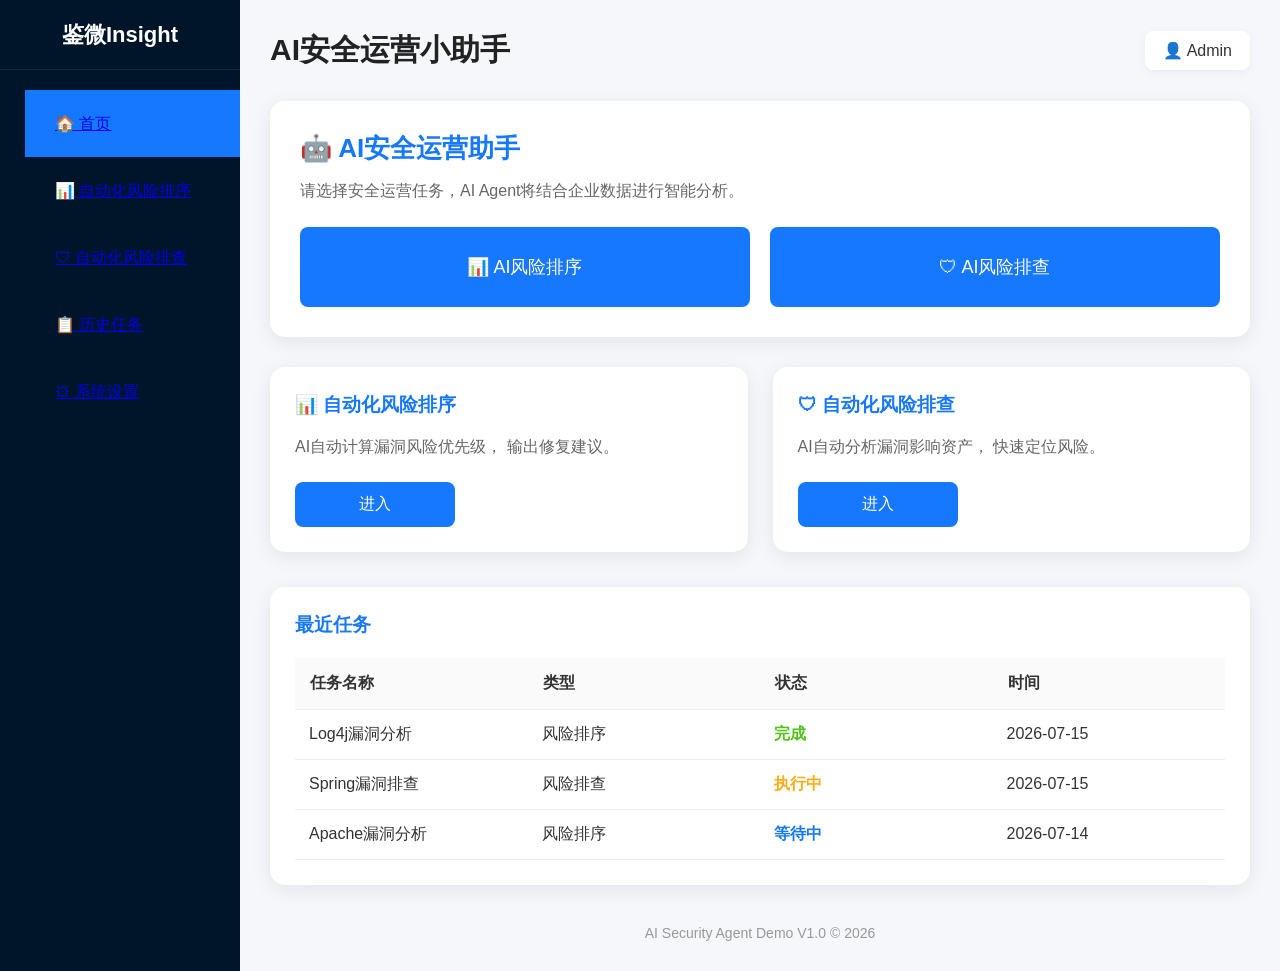
<file: index.html>
<!DOCTYPE html>
<html lang="zh-CN">

<head>
    <meta charset="UTF-8">
    <meta name="viewport" content="width=device-width, initial-scale=1.0">
    <title>AI安全运营小助手</title>

    <link rel="stylesheet" href="style.css">

    <link rel="preconnect" href="https://fonts.googleapis.com">

</head>

<body>

<div class="container">

    <!-- 左侧导航 -->

    <aside class="sidebar">

        <div class="logo">

            鉴微Insight

        </div>

        <ul>

        <li class="active">
            <a href="index.html">🏠 首页</a>
        </li>

        <li>
            <a href="pages/risk-sort.html">📊 自动化风险排序</a>
        </li>

        <li>
            <a href="pages/risk-check.html">🛡 自动化风险排查</a>
        </li>

        <li>
            <a href="pages/history.html">📋 历史任务</a>
        </li>

        <li>
            <a href="pages/setting.html">⚙ 系统设置</a>
        </li>

        </ul>

    </aside>


    <!-- 主页面 -->

    <main class="main">

        <!-- Header -->

        <header>

            <h2>AI安全运营小助手</h2>

            <div class="user">

                👤 Admin

            </div>

        </header>


        <!-- AI输入 -->

        <section class="ai-card">

        <h3>
        🤖 AI安全运营助手
        </h3>


        <p>
        请选择安全运营任务，AI Agent将结合企业数据进行智能分析。
        </p>


        <div class="agent-entry">


        <button onclick="location.href='pages/vulnerability-list.html'">

        📊 AI风险排序

        </button>


        <button onclick="location.href='pages/asset-check.html'">

        🛡 AI风险排查

        </button>


        </div>


        </section>


        <!-- AI能力 -->

        <section class="cards">

            <div class="card">

                <h3>📊 自动化风险排序</h3>

                <p>

                    AI自动计算漏洞风险优先级，
                    输出修复建议。

                </p>

                <button>

                    进入

                </button>

            </div>

            <div class="card">

                <h3>🛡 自动化风险排查</h3>

                <p>

                    AI自动分析漏洞影响资产，
                    快速定位风险。

                </p>

                <button>

                    进入

                </button>

            </div>

        </section>


        <!-- 最近任务 -->

        <section class="task">

            <h3>

                最近任务

            </h3>

            <table>

                <thead>

                    <tr>

                        <th>任务名称</th>

                        <th>类型</th>

                        <th>状态</th>

                        <th>时间</th>

                    </tr>

                </thead>

                <tbody>

                    <tr>

                        <td>Log4j漏洞分析</td>

                        <td>风险排序</td>

                        <td class="success">完成</td>

                        <td>2026-07-15</td>

                    </tr>

                    <tr>

                        <td>Spring漏洞排查</td>

                        <td>风险排查</td>

                        <td class="running">执行中</td>

                        <td>2026-07-15</td>

                    </tr>

                    <tr>

                        <td>Apache漏洞分析</td>

                        <td>风险排序</td>

                        <td class="waiting">等待中</td>

                        <td>2026-07-14</td>

                    </tr>

                </tbody>

            </table>

        </section>


        <!-- Footer -->

        <footer>

            AI Security Agent Demo V1.0 © 2026

        </footer>

    </main>

</div>

<script src="script.js"></script>

</body>

</html>
</file>
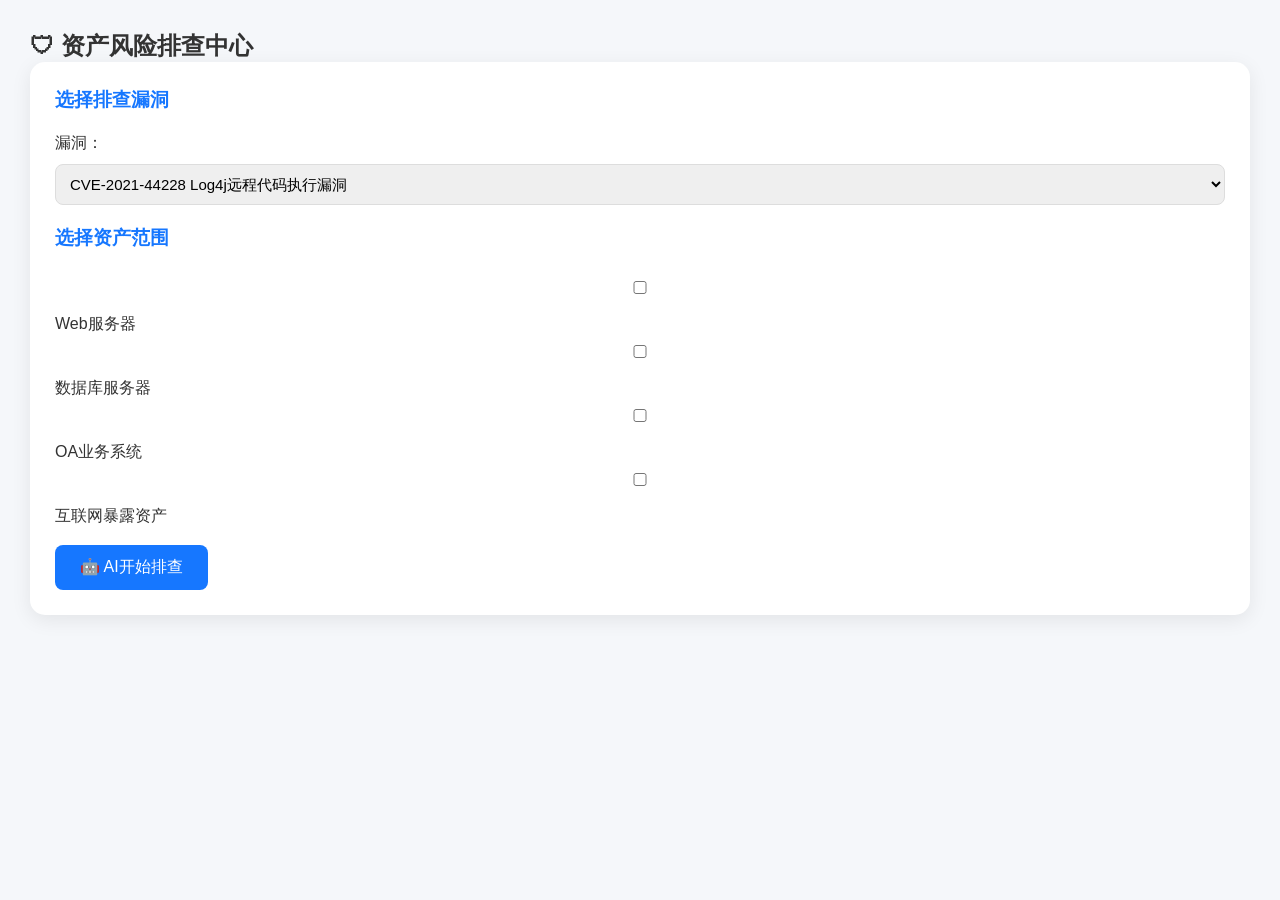
<file: pages/asset-check.html>
<!DOCTYPE html>

<html lang="zh-CN">


<head>

<meta charset="UTF-8">

<title>
资产风险排查
</title>

<link rel="stylesheet" href="../style.css">

</head>


<body>


<div class="main">


<h2>
🛡 资产风险排查中心
</h2>



<div class="task">


<h3>
选择排查漏洞
</h3>


<label>

漏洞：

</label>


<select id="vulnerability">


<option value="Log4j">

CVE-2021-44228 Log4j远程代码执行漏洞

</option>


<option value="Spring">

CVE-2022-22965 Spring4Shell漏洞

</option>


<option value="Redis">

CVE-2022-0543 Redis漏洞

</option>


</select>



<h3>
选择资产范围
</h3>


<div>


<label>

<input 
type="checkbox"
name="asset"
value="Web服务器">

Web服务器

</label>


<br>


<label>

<input 
type="checkbox"
name="asset"
value="数据库服务器">

数据库服务器

</label>


<br>


<label>

<input 
type="checkbox"
name="asset"
value="OA业务系统">

OA业务系统

</label>


<br>


<label>

<input 
type="checkbox"
name="asset"
value="互联网暴露资产">

互联网暴露资产

</label>


</div>



<br>


<button onclick="startCheck()">

🤖 AI开始排查

</button>



</div>


</div>




<script>


function startCheck(){


    // 获取选择的资产

    let assets=[];


    document
    .querySelectorAll(
        "input[name='asset']:checked"
    )
    .forEach(item=>{


        assets.push(item.value);


    });



    if(assets.length===0){


        alert(
        "请选择至少一个资产范围"
        );


        return;


    }



    // 保存任务类型

    sessionStorage.setItem(
        "taskType",
        "check"
    );



    // 保存排查资产

    sessionStorage.setItem(
        "assets",
        assets.join(",")
    );



    // 保存漏洞

    let vuln=
    document
    .getElementById("vulnerability")
    .value;



    sessionStorage.setItem(
        "vulnerability",
        vuln
    );



    // 跳转权限页面

    window.location.href=
    "permission.html";


}



</script>



</body>


</html>
</file>
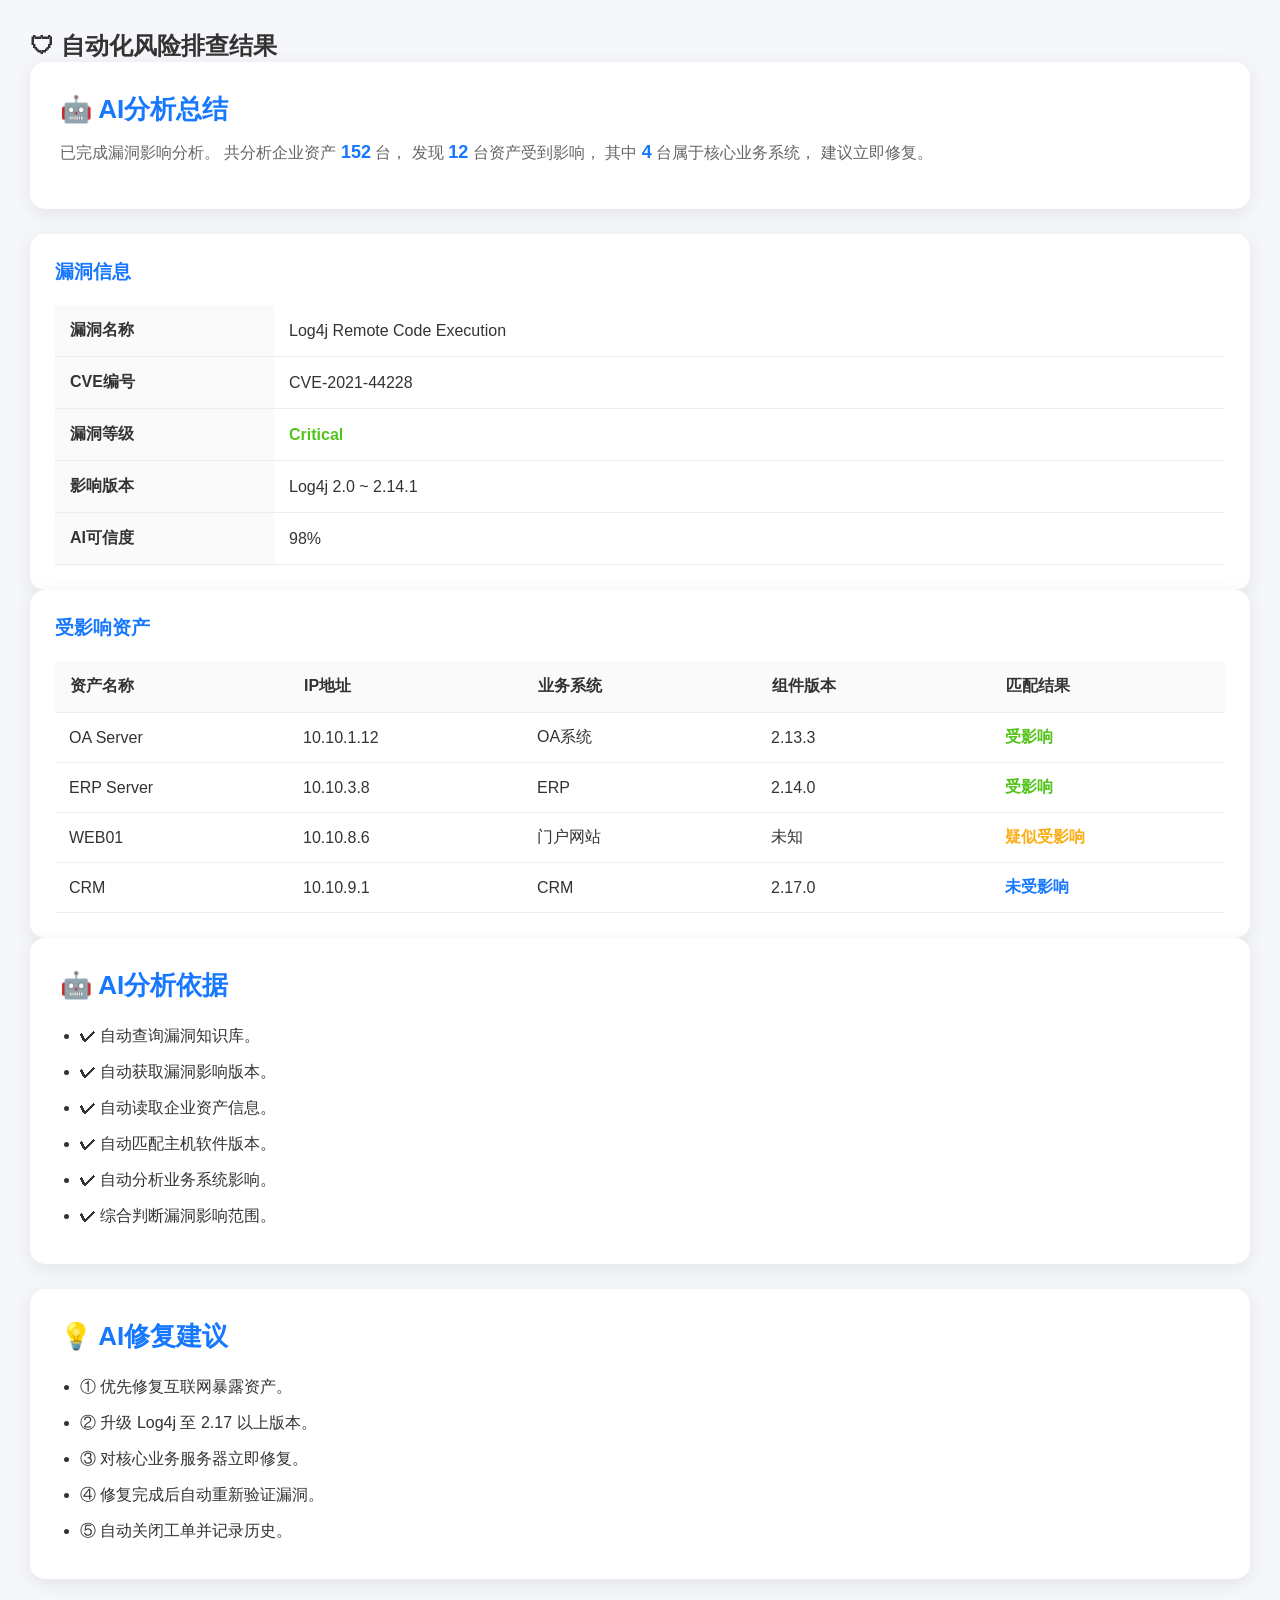
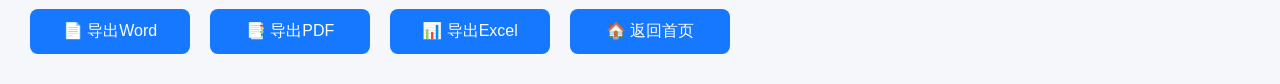
<file: pages/asset-result.html>
<!DOCTYPE html>
<html lang="zh-CN">

<head>

<meta charset="UTF-8">

<title>风险排查结果</title>

<link rel="stylesheet" href="../style.css">

</head>

<body>

<div class="main">

<h2>🛡 自动化风险排查结果</h2>

<!-- AI总结 -->

<div class="ai-card">

<h3>🤖 AI分析总结</h3>

<p>

已完成漏洞影响分析。

共分析企业资产

<strong>152</strong>

台，

发现

<strong>12</strong>

台资产受到影响，

其中

<strong>4</strong>

台属于核心业务系统，

建议立即修复。

</p>

</div>

<!-- 漏洞信息 -->

<div class="task">

<h3>漏洞信息</h3>

<table>

<tr>

<th>漏洞名称</th>

<td>Log4j Remote Code Execution</td>

</tr>

<tr>

<th>CVE编号</th>

<td>CVE-2021-44228</td>

</tr>

<tr>

<th>漏洞等级</th>

<td class="success">Critical</td>

</tr>

<tr>

<th>影响版本</th>

<td>Log4j 2.0 ~ 2.14.1</td>

</tr>

<tr>

<th>AI可信度</th>

<td>98%</td>

</tr>

</table>

</div>

<!-- 受影响资产 -->

<div class="task">

<h3>受影响资产</h3>

<table>

<thead>

<tr>

<th>资产名称</th>

<th>IP地址</th>

<th>业务系统</th>

<th>组件版本</th>

<th>匹配结果</th>

</tr>

</thead>

<tbody>

<tr>

<td>OA Server</td>

<td>10.10.1.12</td>

<td>OA系统</td>

<td>2.13.3</td>

<td class="success">受影响</td>

</tr>

<tr>

<td>ERP Server</td>

<td>10.10.3.8</td>

<td>ERP</td>

<td>2.14.0</td>

<td class="success">受影响</td>

</tr>

<tr>

<td>WEB01</td>

<td>10.10.8.6</td>

<td>门户网站</td>

<td>未知</td>

<td class="running">疑似受影响</td>

</tr>

<tr>

<td>CRM</td>

<td>10.10.9.1</td>

<td>CRM</td>

<td>2.17.0</td>

<td class="waiting">未受影响</td>

</tr>

</tbody>

</table>

</div>

<!-- AI解释 -->

<div class="ai-card">

<h3>🤖 AI分析依据</h3>

<ul>

<li>✔ 自动查询漏洞知识库。</li>

<li>✔ 自动获取漏洞影响版本。</li>

<li>✔ 自动读取企业资产信息。</li>

<li>✔ 自动匹配主机软件版本。</li>

<li>✔ 自动分析业务系统影响。</li>

<li>✔ 综合判断漏洞影响范围。</li>

</ul>

</div>

<!-- AI建议 -->

<div class="ai-card">

<h3>💡 AI修复建议</h3>

<ul>

<li>① 优先修复互联网暴露资产。</li>

<li>② 升级 Log4j 至 2.17 以上版本。</li>

<li>③ 对核心业务服务器立即修复。</li>

<li>④ 修复完成后自动重新验证漏洞。</li>

<li>⑤ 自动关闭工单并记录历史。</li>

</ul>

</div>

<!-- 按钮 -->

<div style="display:flex;gap:20px;margin-top:30px;">

<button>

📄 导出Word

</button>

<button>

📑 导出PDF

</button>

<button>

📊 导出Excel

</button>

<button onclick="window.location.href='../index.html'">

🏠 返回首页

</button>

</div>

</div>

</body>

</html>
</file>
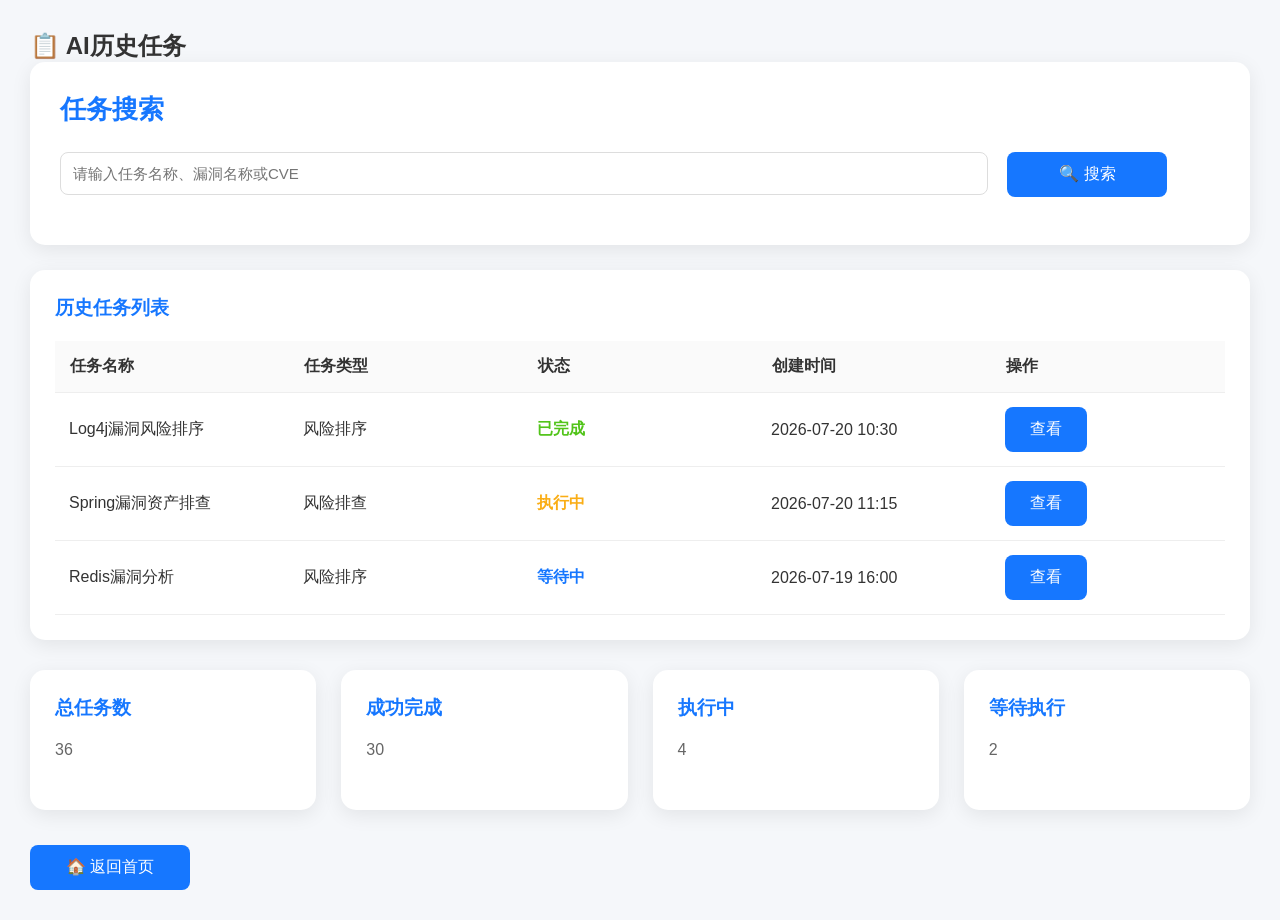
<file: pages/history.html>
<!DOCTYPE html>
<html lang="zh-CN">

<head>

    <meta charset="UTF-8">

    <title>历史任务</title>

    <link rel="stylesheet" href="../style.css">

</head>

<body>

<div class="main">

    <h2>📋 AI历史任务</h2>

    <!-- 搜索栏 -->

    <div class="ai-card">

        <h3>任务搜索</h3>

        <input
            type="text"
            id="search"
            placeholder="请输入任务名称、漏洞名称或CVE">

        <button onclick="searchTask()">

            🔍 搜索

        </button>

    </div>

    <!-- 任务列表 -->

    <div class="task">

        <h3>历史任务列表</h3>

        <table>

            <thead>

            <tr>

                <th>任务名称</th>

                <th>任务类型</th>

                <th>状态</th>

                <th>创建时间</th>

                <th>操作</th>

            </tr>

            </thead>

            <tbody>

            <tr>

                <td>Log4j漏洞风险排序</td>

                <td>风险排序</td>

                <td class="success">已完成</td>

                <td>2026-07-20 10:30</td>

                <td>

                    <button onclick="viewTask('result.html')">

                        查看

                    </button>

                </td>

            </tr>

            <tr>

                <td>Spring漏洞资产排查</td>

                <td>风险排查</td>

                <td class="running">执行中</td>

                <td>2026-07-20 11:15</td>

                <td>

                    <button onclick="viewTask('asset-result.html')">

                        查看

                    </button>

                </td>

            </tr>

            <tr>

                <td>Redis漏洞分析</td>

                <td>风险排序</td>

                <td class="waiting">等待中</td>

                <td>2026-07-19 16:00</td>

                <td>

                    <button onclick="viewTask('result.html')">

                        查看

                    </button>

                </td>

            </tr>

            </tbody>

        </table>

    </div>

    <!-- 统计 -->

    <div class="cards">

        <div class="card">

            <h3>总任务数</h3>

            <p>36</p>

        </div>

        <div class="card">

            <h3>成功完成</h3>

            <p>30</p>

        </div>

        <div class="card">

            <h3>执行中</h3>

            <p>4</p>

        </div>

        <div class="card">

            <h3>等待执行</h3>

            <p>2</p>

        </div>

    </div>

    <!-- 返回 -->

    <div style="margin-top:30px;">

        <button onclick="window.location.href='../index.html'">

            🏠 返回首页

        </button>

    </div>

</div>

<script>

function searchTask(){

    const keyword=document.getElementById("search").value;

    if(keyword===""){

        alert("请输入搜索内容！");

        return;

    }

    alert("搜索：" + keyword);

}

function viewTask(page){

    window.location.href=page;

}

</script>

</body>

</html>
</file>
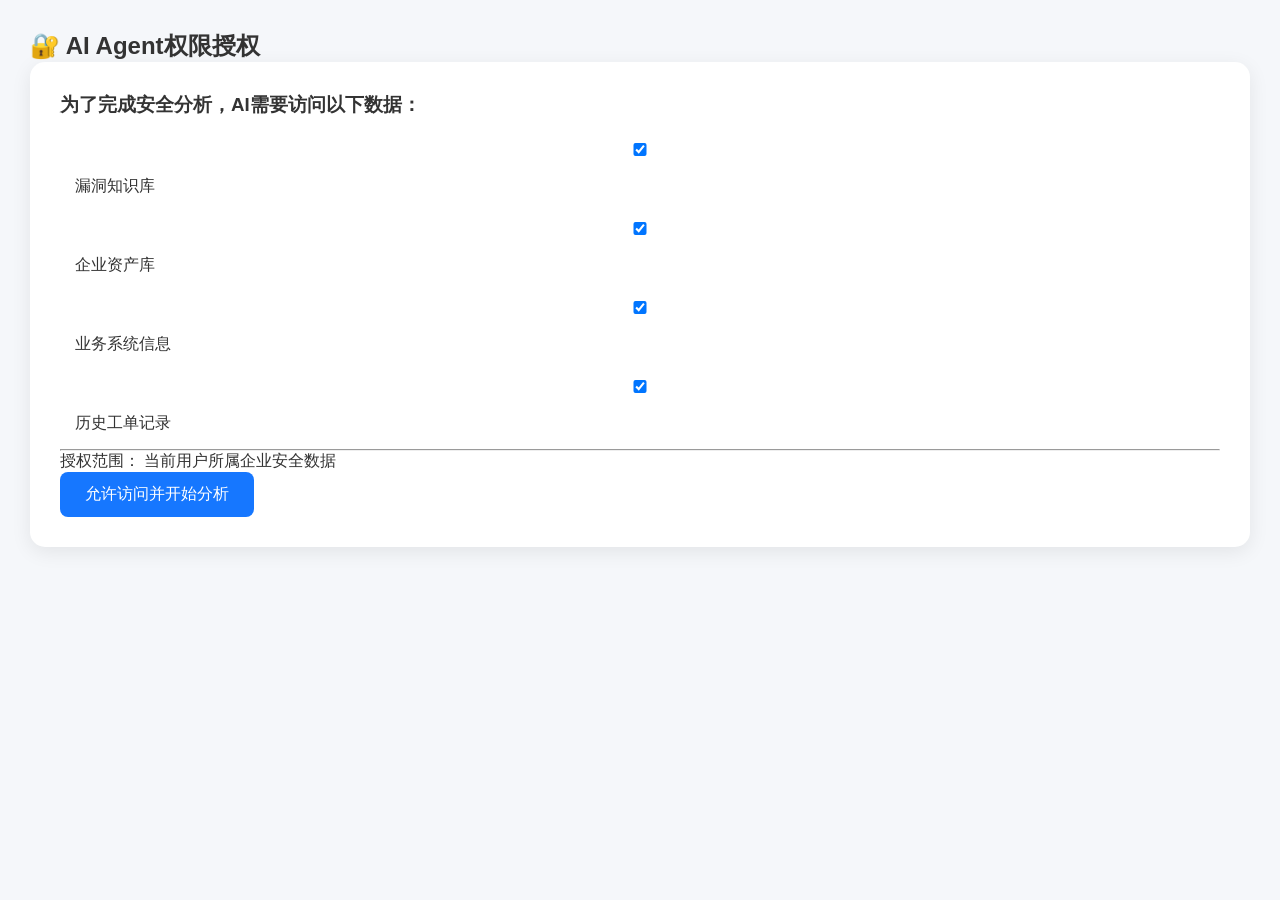
<file: pages/permission.html>
<!DOCTYPE html>

<html>

<head>

<meta charset="UTF-8">

<title>
AI权限授权
</title>


<link rel="stylesheet" href="../style.css">

</head>


<body>


<div class="main">


<h2>
🔐 AI Agent权限授权
</h2>


<div class="permission-box">


<h3>

为了完成安全分析，AI需要访问以下数据：

</h3>



<label>

<input type="checkbox" checked>

漏洞知识库

</label>



<label>

<input type="checkbox" checked>

企业资产库

</label>



<label>

<input type="checkbox" checked>

业务系统信息

</label>



<label>

<input type="checkbox" checked>

历史工单记录

</label>



<hr>


<p>

授权范围：

当前用户所属企业安全数据

</p>



<button onclick="startAgent()">

允许访问并开始分析

</button>


</div>


</div>



<script>


function startAgent(){

window.location.href="running.html";

}


</script>


</body>


</html>
</file>
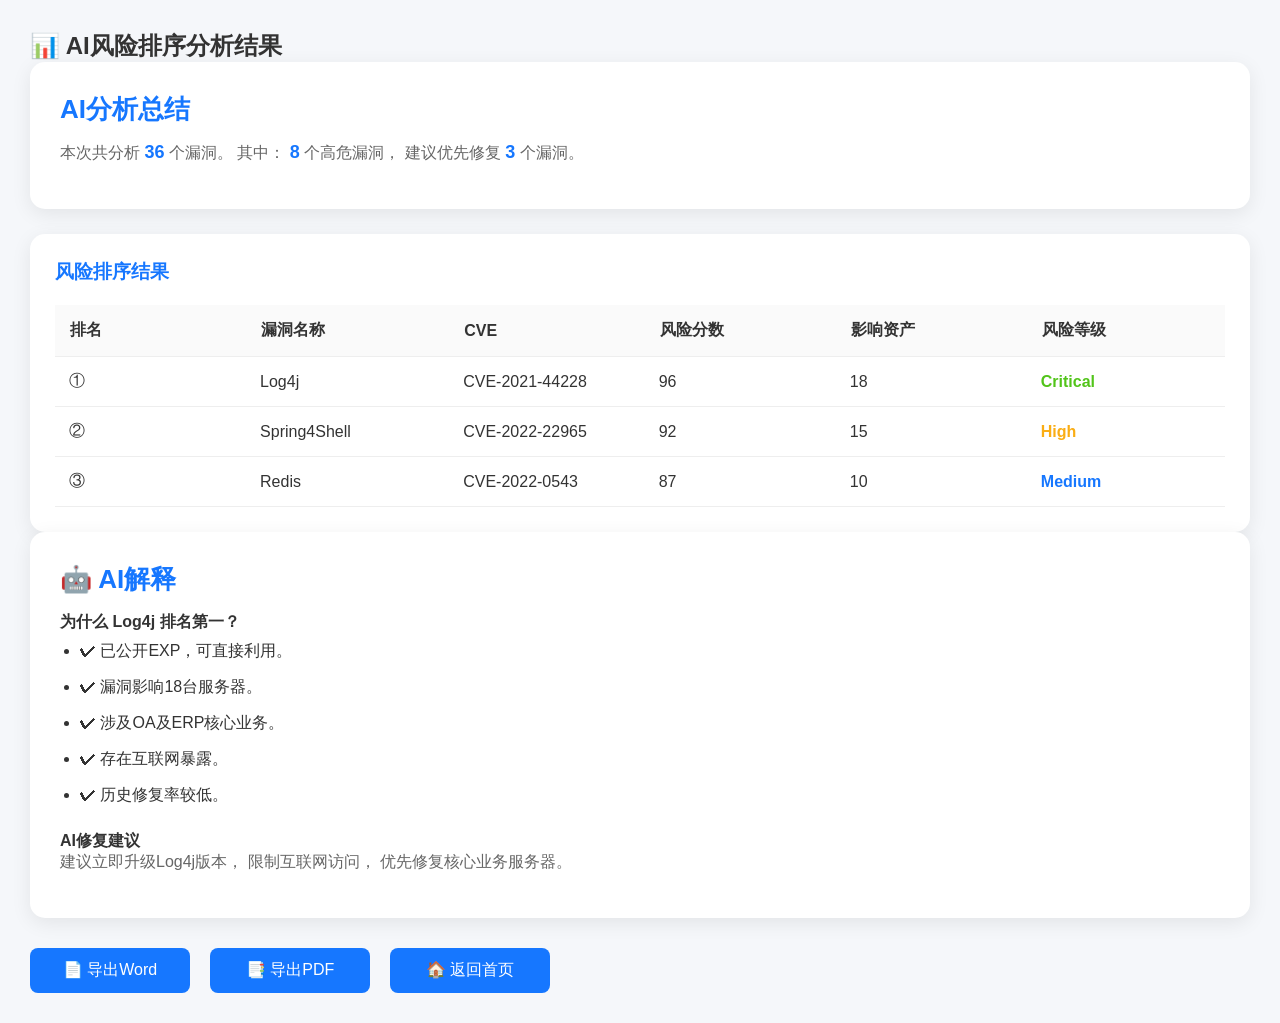
<file: pages/result.html>
<!DOCTYPE html>
<html lang="zh-CN">

<head>

<meta charset="UTF-8">

<title>风险排序结果</title>

<link rel="stylesheet" href="../style.css">

</head>

<body>

<div class="main">

<h2>📊 AI风险排序分析结果</h2>

<!-- AI总结 -->

<div class="ai-card">

<h3>AI分析总结</h3>

<p>

本次共分析

<strong>36</strong>

个漏洞。

其中：

<strong>8</strong>

个高危漏洞，

建议优先修复

<strong>3</strong>

个漏洞。

</p>

</div>

<!-- 风险排序 -->

<div class="task">

<h3>风险排序结果</h3>

<table>

<thead>

<tr>

<th>排名</th>

<th>漏洞名称</th>

<th>CVE</th>

<th>风险分数</th>

<th>影响资产</th>

<th>风险等级</th>

</tr>

</thead>

<tbody>

<tr>

<td>①</td>

<td>Log4j</td>

<td>CVE-2021-44228</td>

<td>96</td>

<td>18</td>

<td class="success">Critical</td>

</tr>

<tr>

<td>②</td>

<td>Spring4Shell</td>

<td>CVE-2022-22965</td>

<td>92</td>

<td>15</td>

<td class="running">High</td>

</tr>

<tr>

<td>③</td>

<td>Redis</td>

<td>CVE-2022-0543</td>

<td>87</td>

<td>10</td>

<td class="waiting">Medium</td>

</tr>

</tbody>

</table>

</div>

<!-- AI解释 -->

<div class="ai-card">

<h3>🤖 AI解释</h3>

<h4>为什么 Log4j 排名第一？</h4>

<ul>

<li>✔ 已公开EXP，可直接利用。</li>

<li>✔ 漏洞影响18台服务器。</li>

<li>✔ 涉及OA及ERP核心业务。</li>

<li>✔ 存在互联网暴露。</li>

<li>✔ 历史修复率较低。</li>

</ul>

<br>

<h4>AI修复建议</h4>

<p>

建议立即升级Log4j版本，

限制互联网访问，

优先修复核心业务服务器。

</p>

</div>

<!-- 导出 -->

<div style="margin-top:30px;display:flex;gap:20px;">

<button>

📄 导出Word

</button>

<button>

📑 导出PDF

</button>

<button onclick="window.location.href='../index.html'">

🏠 返回首页

</button>

</div>

</div>

</body>

</html>
</file>
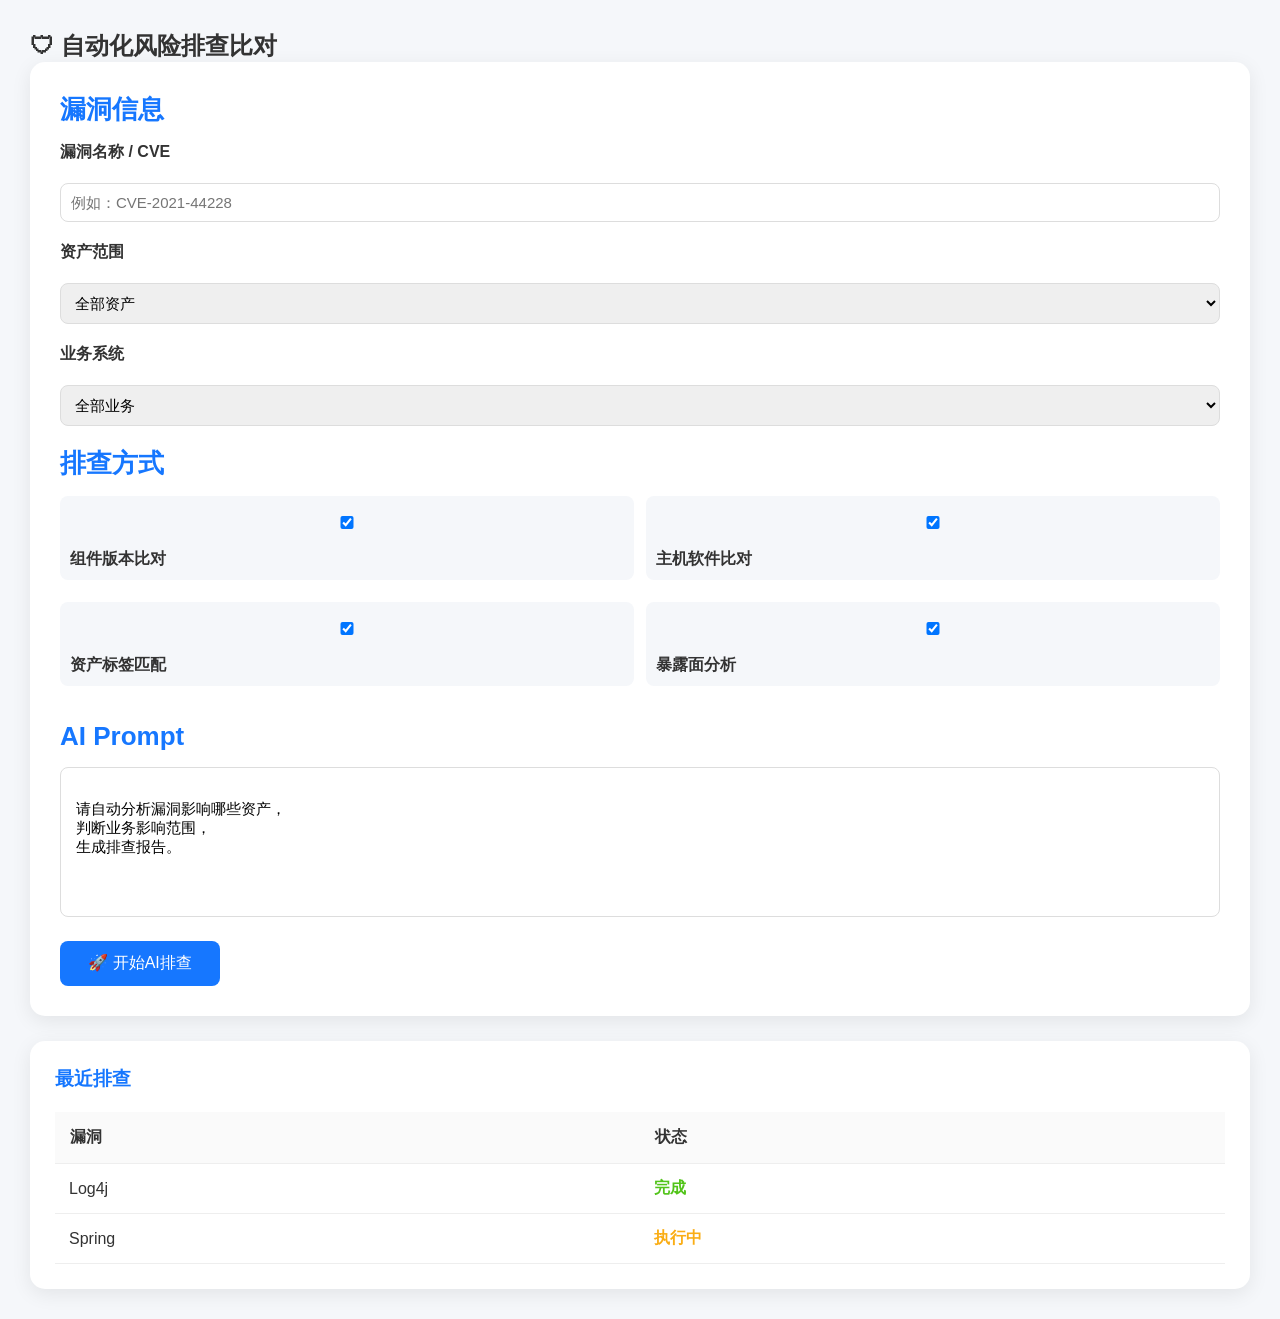
<file: pages/risk-check.html>
<!DOCTYPE html>
<html lang="zh-CN">

<head>

<meta charset="UTF-8">

<title>自动化风险排查</title>

<link rel="stylesheet" href="../style.css">

</head>

<body>

<div class="main">

<h2>🛡 自动化风险排查比对</h2>

<div class="ai-card">

<h3>漏洞信息</h3>

<label>漏洞名称 / CVE</label>

<input
type="text"
id="cve"
placeholder="例如：CVE-2021-44228">

<label>资产范围</label>

<select>

<option>全部资产</option>

<option>互联网资产</option>

<option>办公资产</option>

<option>服务器</option>

</select>

<label>业务系统</label>

<select>

<option>全部业务</option>

<option>OA</option>

<option>ERP</option>

<option>CRM</option>

</select>

<h3>排查方式</h3>

<div class="check-group">

<label>

<input type="checkbox" checked>

组件版本比对

</label>

<label>

<input type="checkbox" checked>

主机软件比对

</label>

<label>

<input type="checkbox" checked>

资产标签匹配

</label>

<label>

<input type="checkbox" checked>

暴露面分析

</label>

</div>

<h3>AI Prompt</h3>

<textarea id="prompt">

请自动分析漏洞影响哪些资产，
判断业务影响范围，
生成排查报告。

</textarea>

<button id="startCheck">

🚀 开始AI排查

</button>

</div>

<div class="task">

<h3>最近排查</h3>

<table>

<tr>

<th>漏洞</th>

<th>状态</th>

</tr>

<tr>

<td>Log4j</td>

<td class="success">

完成

</td>

</tr>

<tr>

<td>Spring</td>

<td class="running">

执行中

</td>

</tr>

</table>

</div>

</div>

<script>

document

.getElementById("startCheck")

.addEventListener("click",function(){

const cve=document

.getElementById("cve")

.value;

if(cve===""){

alert("请输入漏洞名称或CVE");

return;

}

window.location.href="running.html";

});

</script>

</body>

</html>
</file>
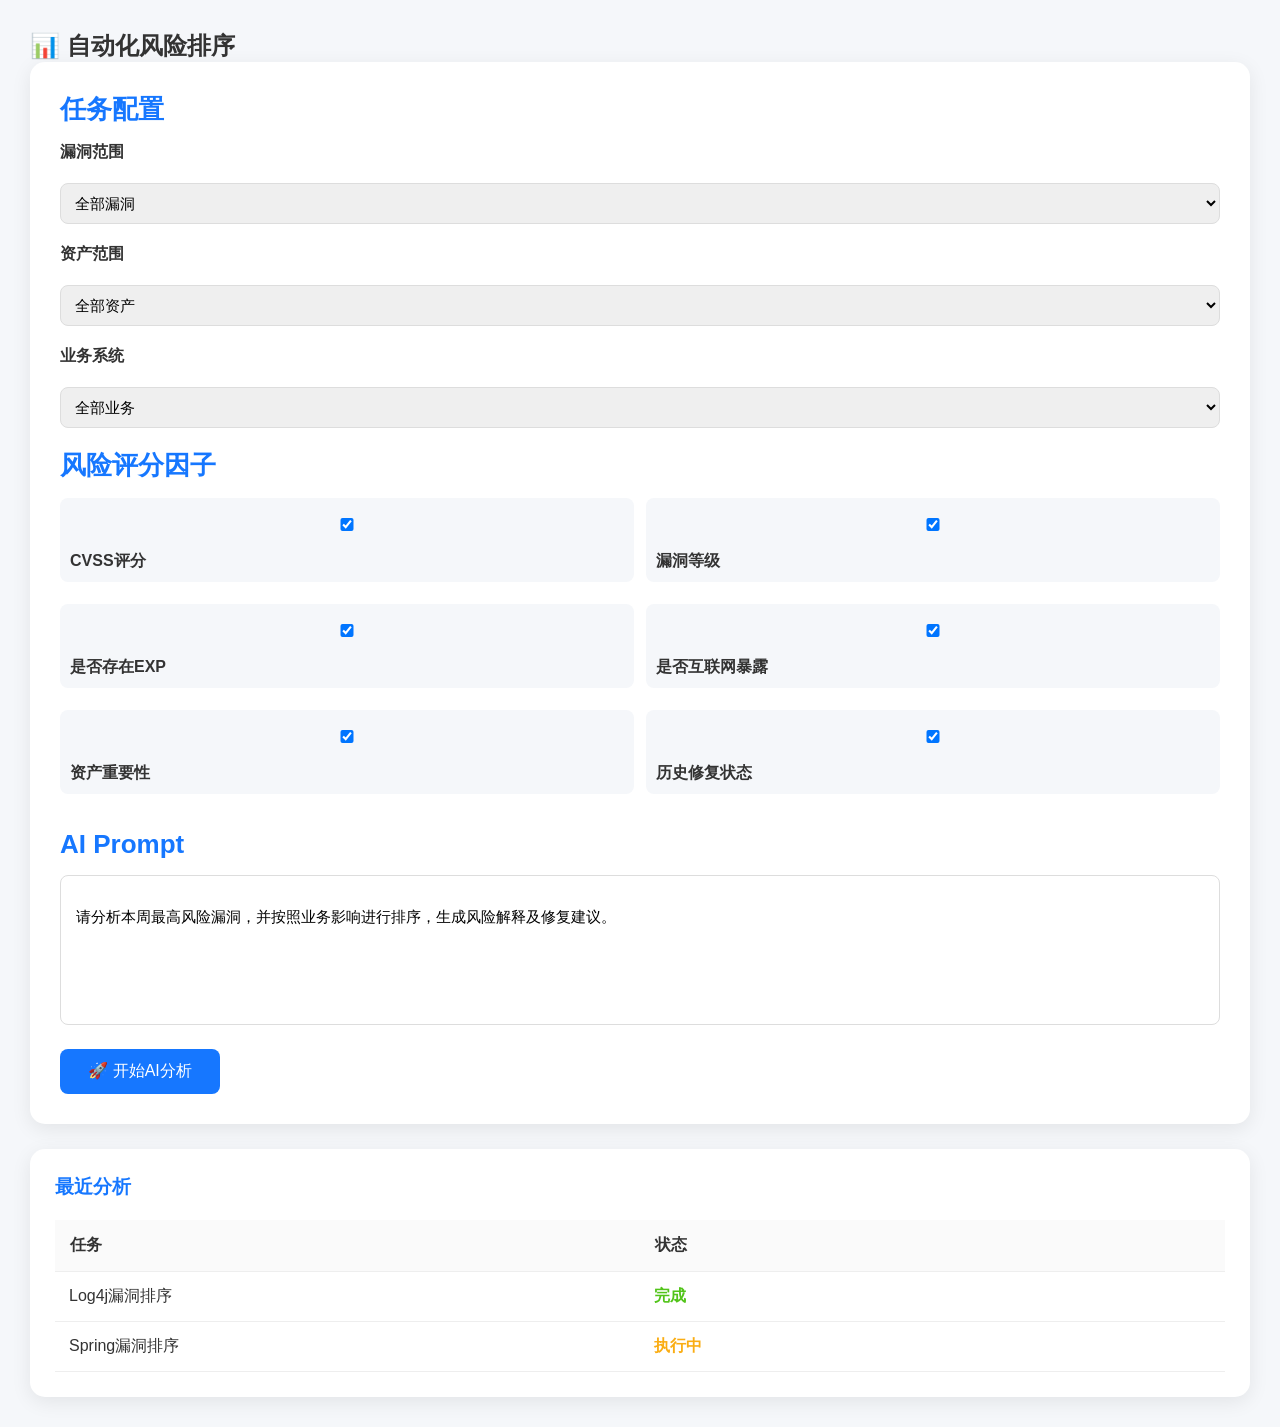
<file: pages/risk-sort.html>
<!DOCTYPE html>
<html lang="zh-CN">

<head>

<meta charset="UTF-8">

<title>自动化风险排序</title>

<link rel="stylesheet" href="../style.css">

</head>

<body>

<div class="main">

<h2>📊 自动化风险排序</h2>

<div class="ai-card">

<h3>任务配置</h3>

<label>漏洞范围</label>

<select>

<option>全部漏洞</option>

<option>高危漏洞</option>

<option>中危漏洞</option>

<option>低危漏洞</option>

</select>

<label>资产范围</label>

<select>

<option>全部资产</option>

<option>互联网资产</option>

<option>办公资产</option>

<option>服务器</option>

</select>

<label>业务系统</label>

<select>

<option>全部业务</option>

<option>OA</option>

<option>ERP</option>

<option>CRM</option>

</select>

<h3>风险评分因子</h3>

<div class="check-group">

<label><input type="checkbox" checked> CVSS评分</label>

<label><input type="checkbox" checked> 漏洞等级</label>

<label><input type="checkbox" checked> 是否存在EXP</label>

<label><input type="checkbox" checked> 是否互联网暴露</label>

<label><input type="checkbox" checked> 资产重要性</label>

<label><input type="checkbox" checked> 历史修复状态</label>

</div>

<h3>AI Prompt</h3>

<textarea id="prompt">

请分析本周最高风险漏洞，并按照业务影响进行排序，生成风险解释及修复建议。

</textarea>

<button id="startSort">

🚀 开始AI分析

</button>

</div>

<div class="task">

<h3>最近分析</h3>

<table>

<tr>

<th>任务</th>

<th>状态</th>

</tr>

<tr>

<td>Log4j漏洞排序</td>

<td class="success">完成</td>

</tr>

<tr>

<td>Spring漏洞排序</td>

<td class="running">执行中</td>

</tr>

</table>

</div>

</div>

<script>

document

.getElementById("startSort")

.addEventListener("click",function(){

window.location.href="running.html";

});

</script>

</body>

</html>
</file>
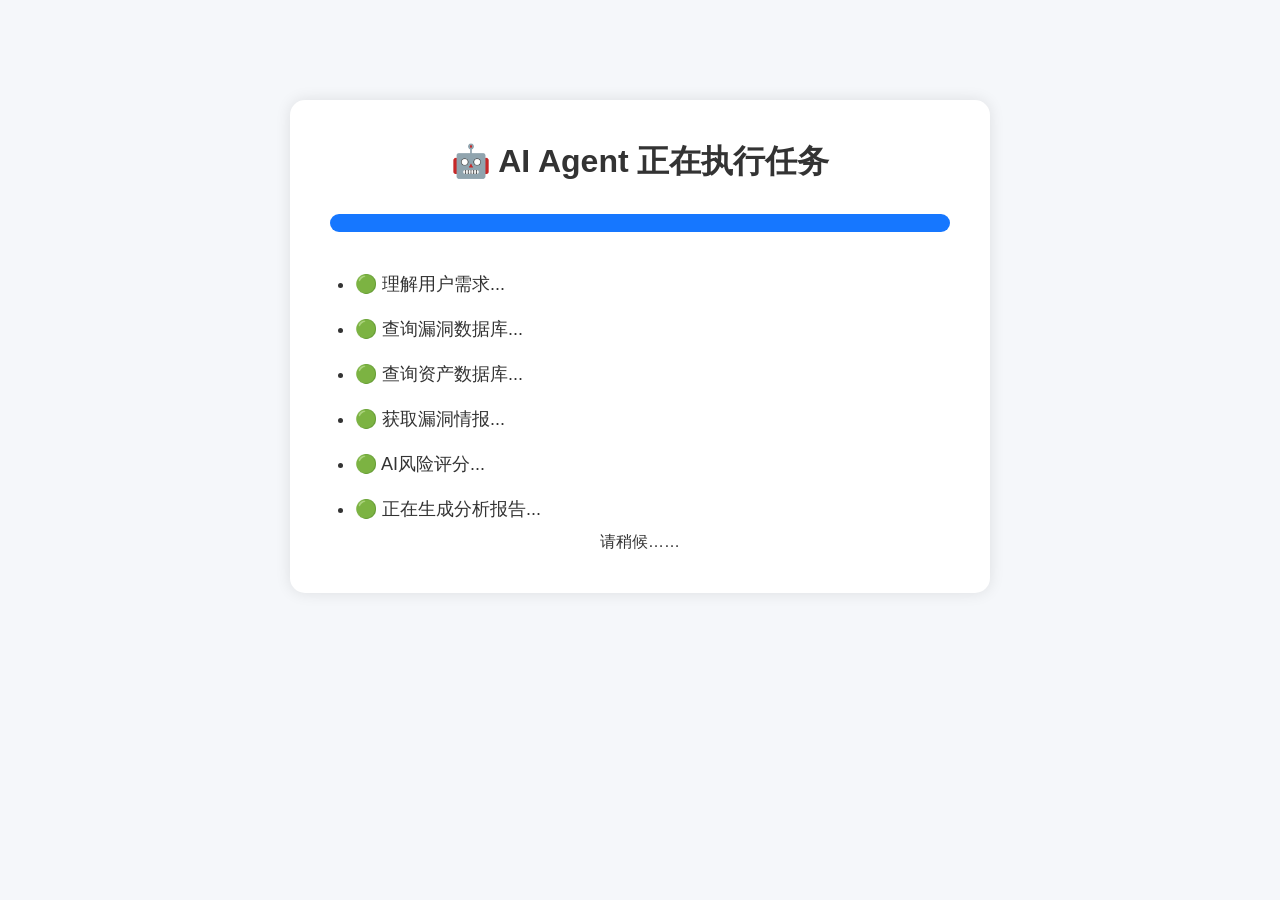
<file: pages/running.html>
<!DOCTYPE html>

<html lang="zh-CN">

<head>

<meta charset="UTF-8">

<title>AI Agent执行中</title>

<link rel="stylesheet" href="../style.css">

</head>

<body>

<div class="running-page">

<h1>

🤖 AI Agent 正在执行任务

</h1>

<div class="progress">

<div class="bar"></div>

</div>

<ul id="steps">

<li>🟢 理解用户需求...</li>

<li>🟢 查询漏洞数据库...</li>

<li>🟢 查询资产数据库...</li>

<li>🟢 获取漏洞情报...</li>

<li>🟢 AI风险评分...</li>

<li>🟢 正在生成分析报告...</li>

</ul>

<p>

请稍候……

</p>

</div>

<script>

let type=sessionStorage.getItem("taskType");


setTimeout(function(){


if(type==="check"){

window.location.href="asset-result.html";

}

else{

window.location.href="result.html";

}


},5000);

</script>

</body>

</html>
</file>
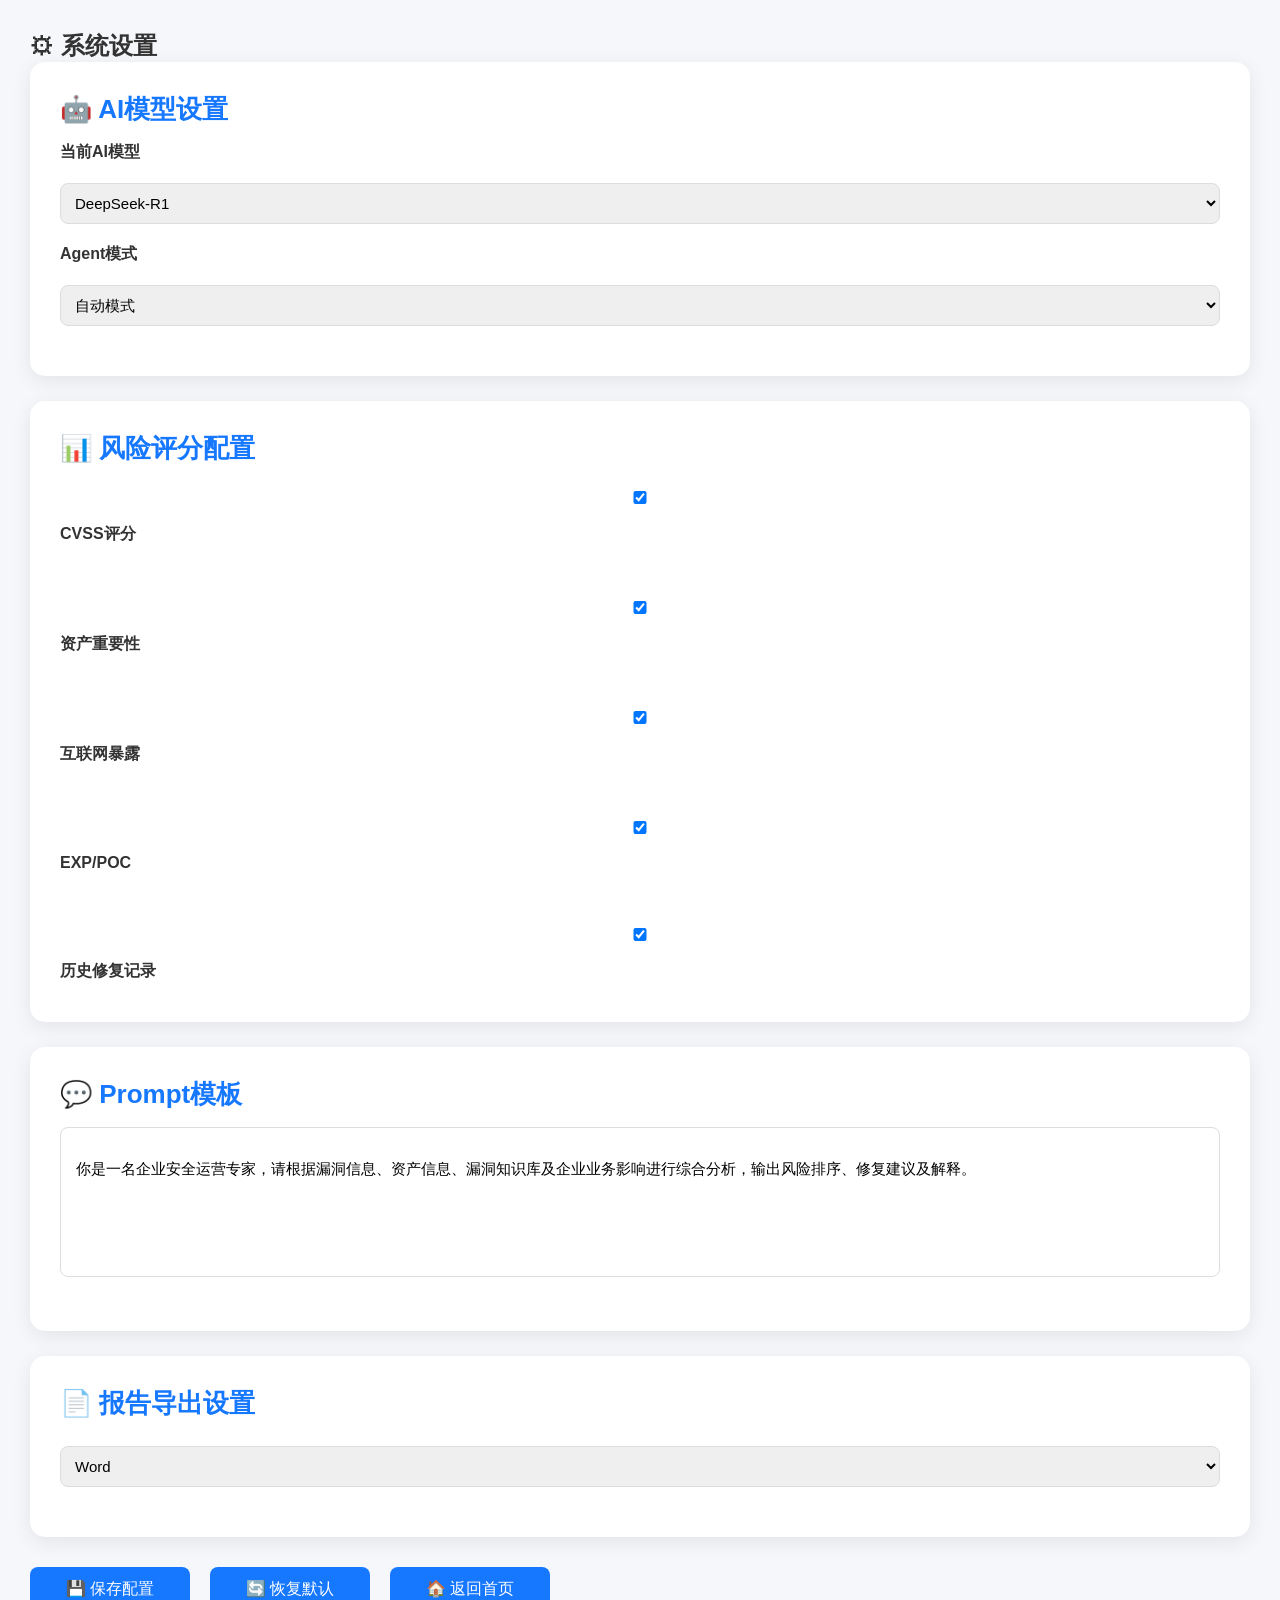
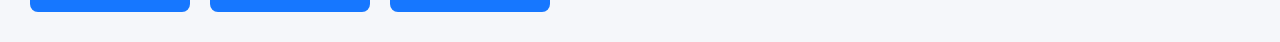
<file: pages/setting.html>
<!DOCTYPE html>
<html lang="zh-CN">

<head>

<meta charset="UTF-8">

<title>系统设置</title>

<link rel="stylesheet" href="../style.css">

</head>

<body>

<div class="main">

<h2>⚙ 系统设置</h2>

<!-- AI模型 -->

<div class="ai-card">

<h3>🤖 AI模型设置</h3>

<label>当前AI模型</label>

<select>

<option>DeepSeek-R1</option>

<option>Qwen2.5</option>

<option>GPT-4o</option>

<option>Claude 4</option>

</select>

<label>Agent模式</label>

<select>

<option>自动模式</option>

<option>人工确认模式</option>

<option>仅分析模式</option>

</select>

</div>

<!-- 风险评分 -->

<div class="ai-card">

<h3>📊 风险评分配置</h3>

<label>

<input type="checkbox" checked>

CVSS评分

</label>

<br><br>

<label>

<input type="checkbox" checked>

资产重要性

</label>

<br><br>

<label>

<input type="checkbox" checked>

互联网暴露

</label>

<br><br>

<label>

<input type="checkbox" checked>

EXP/POC

</label>

<br><br>

<label>

<input type="checkbox" checked>

历史修复记录

</label>

</div>

<!-- Prompt -->

<div class="ai-card">

<h3>💬 Prompt模板</h3>

<textarea>

你是一名企业安全运营专家，请根据漏洞信息、资产信息、漏洞知识库及企业业务影响进行综合分析，输出风险排序、修复建议及解释。

</textarea>

</div>

<!-- 导出 -->

<div class="ai-card">

<h3>📄 报告导出设置</h3>

<select>

<option>Word</option>

<option>PDF</option>

<option>Excel</option>

</select>

</div>

<!-- 保存 -->

<div style="margin-top:30px;display:flex;gap:20px;">

<button onclick="saveSetting()">

💾 保存配置

</button>

<button onclick="resetSetting()">

🔄 恢复默认

</button>

<button onclick="window.location.href='../index.html'">

🏠 返回首页

</button>

</div>

</div>

<script>

function saveSetting(){

alert("系统配置保存成功！");

}

function resetSetting(){

alert("恢复默认配置！");

}

</script>

</body>

</html>
</file>
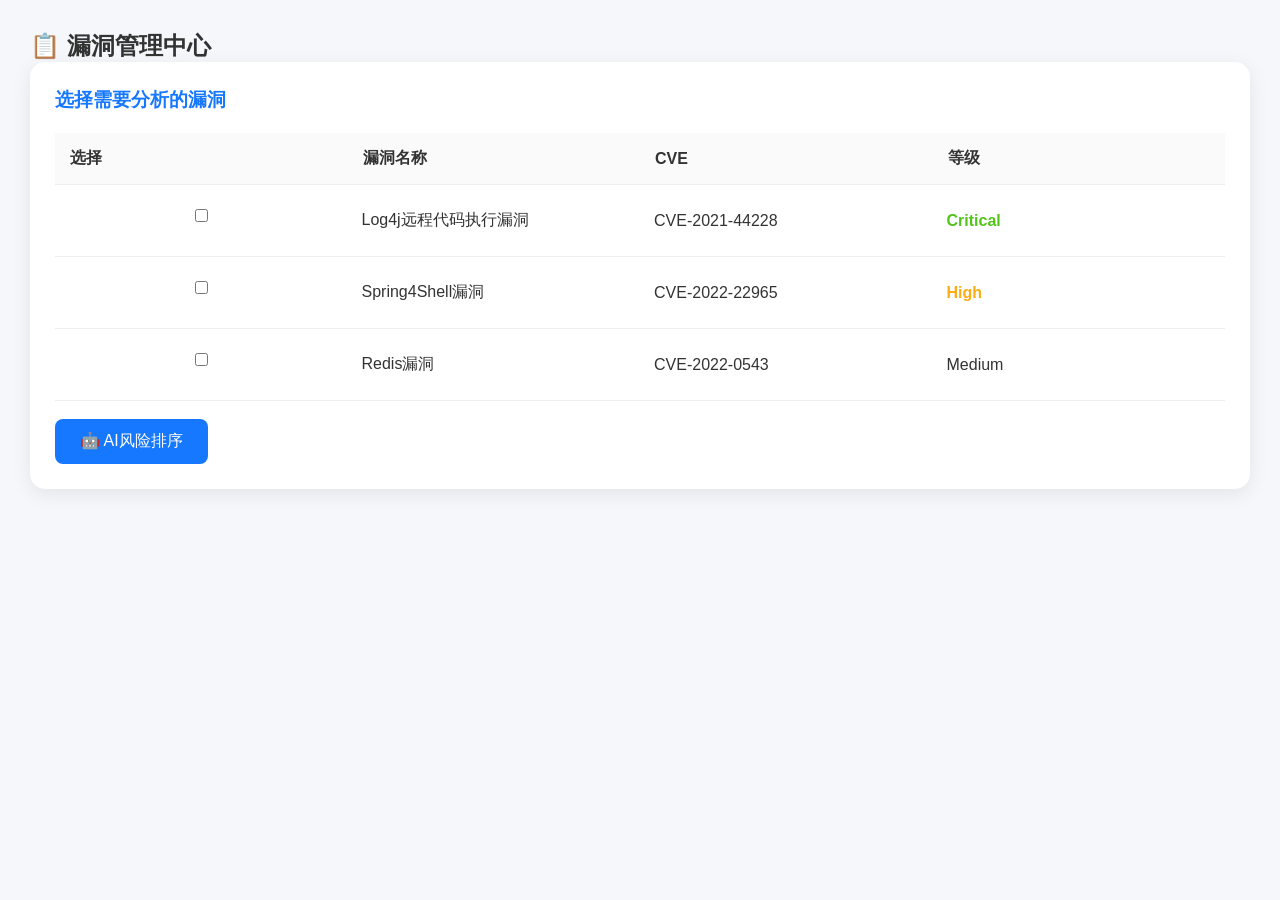
<file: pages/vulnerability-list.html>
<!DOCTYPE html>

<html lang="zh-CN">

<head>

<meta charset="UTF-8">

<title>
漏洞管理中心
</title>

<link rel="stylesheet" href="../style.css">

</head>


<body>


<div class="main">


<h2>
📋 漏洞管理中心
</h2>



<div class="task">


<h3>
选择需要分析的漏洞
</h3>



<table>


<tr>

<th>
选择
</th>

<th>
漏洞名称
</th>

<th>
CVE
</th>

<th>
等级
</th>

</tr>



<tr>

<td>

<input type="checkbox">

</td>


<td>

Log4j远程代码执行漏洞

</td>


<td>

CVE-2021-44228

</td>


<td class="success">

Critical

</td>


</tr>



<tr>

<td>

<input type="checkbox">

</td>


<td>

Spring4Shell漏洞

</td>


<td>

CVE-2022-22965

</td>


<td class="running">

High

</td>


</tr>




<tr>

<td>

<input type="checkbox">

</td>


<td>

Redis漏洞

</td>


<td>

CVE-2022-0543

</td>


<td>

Medium

</td>


</tr>



</table>


<br>


<button onclick="startSort()">

🤖 AI风险排序

</button>



</div>


</div>



<script>


function startSort(){


    // 保存当前任务类型

    sessionStorage.setItem(
        "taskType",
        "sort"
    );


    // 跳转权限确认页面

    window.location.href="permission.html";


}



</script>


</body>


</html>
</file>
<file: style.css>
/* 全局样式 */

*{
    margin:0;
    padding:0;
    box-sizing:border-box;
}

body{
    font-family:"Microsoft YaHei", Arial, sans-serif;
    background:#f5f7fa;
    color:#333;
}

/* 整体布局 */

.container{
    display:flex;
    min-height:100vh;
}

/* 左侧菜单 */

.sidebar{
    width:240px;
    background:#001529;
    color:white;
    display:flex;
    flex-direction:column;
}

.logo{
    height:70px;
    display:flex;
    justify-content:center;
    align-items:center;
    font-size:22px;
    font-weight:bold;
    border-bottom:1px solid rgba(255,255,255,.08);
}

.sidebar ul{
    list-style:none;
    padding-top:20px;
}

.sidebar li{
    padding:16px 30px;
    cursor:pointer;
    transition:.3s;
}

.sidebar li:hover{
    background:#1677ff;
}

.sidebar .active{
    background:#1677ff;
}

/* 主页面 */

.main{
    flex:1;
    padding:30px;
}

/* Header */

header{
    display:flex;
    justify-content:space-between;
    align-items:center;
    margin-bottom:30px;
}

header h2{
    font-size:30px;
    color:#222;
}

.user{
    background:white;
    padding:10px 18px;
    border-radius:8px;
    box-shadow:0 2px 10px rgba(0,0,0,.05);
}

/* AI输入区域 */

.ai-card{

    background:white;

    border-radius:15px;

    padding:30px;

    box-shadow:0 5px 20px rgba(0,0,0,.08);

    margin-bottom:30px;

}

.ai-card h3{

    color:#1677ff;

    font-size:26px;

    margin-bottom:15px;

}

.ai-card p{

    color:#666;

    margin-bottom:15px;

}

.examples{

    display:flex;

    gap:12px;

    margin-bottom:20px;

    flex-wrap:wrap;

}

.examples span{

    background:#e6f4ff;

    color:#1677ff;

    padding:8px 15px;

    border-radius:30px;

    font-size:14px;

}

textarea{

    width:100%;

    height:120px;

    resize:none;

    padding:15px;

    border-radius:10px;

    border:1px solid #ddd;

    font-size:16px;

    margin-bottom:20px;

}

textarea:focus{

    outline:none;

    border-color:#1677ff;

}

/* 按钮 */

button{

    background:#1677ff;

    color:white;

    border:none;

    border-radius:8px;

    padding:12px 25px;

    cursor:pointer;

    font-size:16px;

    transition:.3s;

}

button:hover{

    background:#4096ff;

}

/* AI能力卡片 */

.cards{

    display:flex;

    gap:25px;

    margin-bottom:35px;

}

.card{

    flex:1;

    background:white;

    border-radius:15px;

    padding:25px;

    box-shadow:0 5px 20px rgba(0,0,0,.08);

    transition:.3s;

}

.card:hover{

    transform:translateY(-5px);

}

.card h3{

    color:#1677ff;

    margin-bottom:15px;

}

.card p{

    color:#666;

    line-height:1.8;

    margin-bottom:20px;

}

/* 最近任务 */

.task{

    background:white;

    border-radius:15px;

    padding:25px;

    box-shadow:0 5px 20px rgba(0,0,0,.08);

}

.task h3{

    margin-bottom:20px;

    color:#1677ff;

}

table{

    width:100%;

    border-collapse:collapse;

}

th{

    background:#fafafa;

    padding:15px;

    text-align:left;

    border-bottom:1px solid #eee;

}

td{

    padding:15px;

    border-bottom:1px solid #eee;

}

tbody tr:hover{

    background:#f8fbff;

}

/* 状态颜色 */

.success{

    color:#52c41a;

    font-weight:bold;

}

.running{

    color:#faad14;

    font-weight:bold;

}

.waiting{

    color:#1677ff;

    font-weight:bold;

}

/* Footer*/

footer{

    margin-top:40px;

    text-align:center;

    color:#999;

    font-size:14px;

}

/* 响应式*/

@media(max-width:1000px){

    .cards{

        flex-direction:column;

    }

    .sidebar{

        display:none;

    }

    .main{

        width:100%;

    }

}

.running-page{

width:700px;

margin:100px auto;

background:white;

padding:40px;

border-radius:15px;

box-shadow:0 0 15px rgba(0,0,0,.1);

text-align:center;

}

.progress{

margin:30px 0;

width:100%;

height:18px;

background:#eee;

border-radius:20px;

overflow:hidden;

}

.bar{

height:100%;

width:0;

background:#1677ff;

animation:loading 5s linear forwards;

}

@keyframes loading{

0%{

width:0;

}

100%{

width:100%;

}

}

#steps{

margin-top:30px;

text-align:left;

line-height:45px;

font-size:18px;

}

select{

width:100%;

padding:12px;

margin-top:10px;

margin-bottom:20px;

border-radius:8px;

border:1px solid #ddd;

}

.check-group{

display:grid;

grid-template-columns:repeat(2,1fr);

gap:12px;

margin-bottom:25px;

}

.check-group label{

background:#f5f7fa;

padding:10px;

border-radius:8px;

cursor:pointer;

}

input{

width:100%;

padding:12px;

border-radius:8px;

border:1px solid #ddd;

margin-top:10px;

margin-bottom:20px;

font-size:15px;

}

input:focus{

outline:none;

border-color:#1677ff;

}

ul{

margin-left:25px;

line-height:35px;

}

strong{

color:#1677ff;

font-size:18px;

}

button{

min-width:160px;

}

.task table{

margin-top:15px;

}

.task td{

padding:14px;

}

.task th{

width:220px;

background:#fafafa;

}

.ai-card ul{

margin-left:20px;

line-height:36px;

}

.ai-card h3{

margin-bottom:15px;

}

button{

cursor:pointer;

transition:.3s;

}

button:hover{

transform:translateY(-2px);

box-shadow:0 4px 10px rgba(0,0,0,.15);

}

#search{

    width:80%;

    padding:12px;

    margin-right:15px;

}

.task button{

    min-width:80px;

}

.cards{

    margin-top:30px;

}

select{

width:100%;

padding:12px;

margin-top:10px;

margin-bottom:20px;

border-radius:8px;

border:1px solid #ddd;

font-size:15px;

}

select:focus{

outline:none;

border-color:#1677ff;

}

.ai-card{

margin-bottom:25px;

}

.ai-card label{

display:block;

margin-bottom:10px;

font-weight:bold;

}

textarea{

width:100%;

height:150px;

padding:15px;

font-size:15px;

border-radius:8px;

border:1px solid #ddd;

resize:none;

}

textarea:focus{

outline:none;

border-color:#1677ff;

}


.agent-entry{

display:flex;

gap:20px;

margin-top:25px;

}


.agent-entry button{

flex:1;

height:80px;

font-size:18px;

}


.permission-box{

background:white;

padding:30px;

border-radius:15px;

box-shadow:0 5px 20px rgba(0,0,0,.08);

}


.permission-box label{

display:block;

margin:15px;

font-size:16px;

}


select,input{

padding:10px;

border-radius:8px;

border:1px solid #ddd;

width:100%;

margin-bottom:20px;

}
</file>
